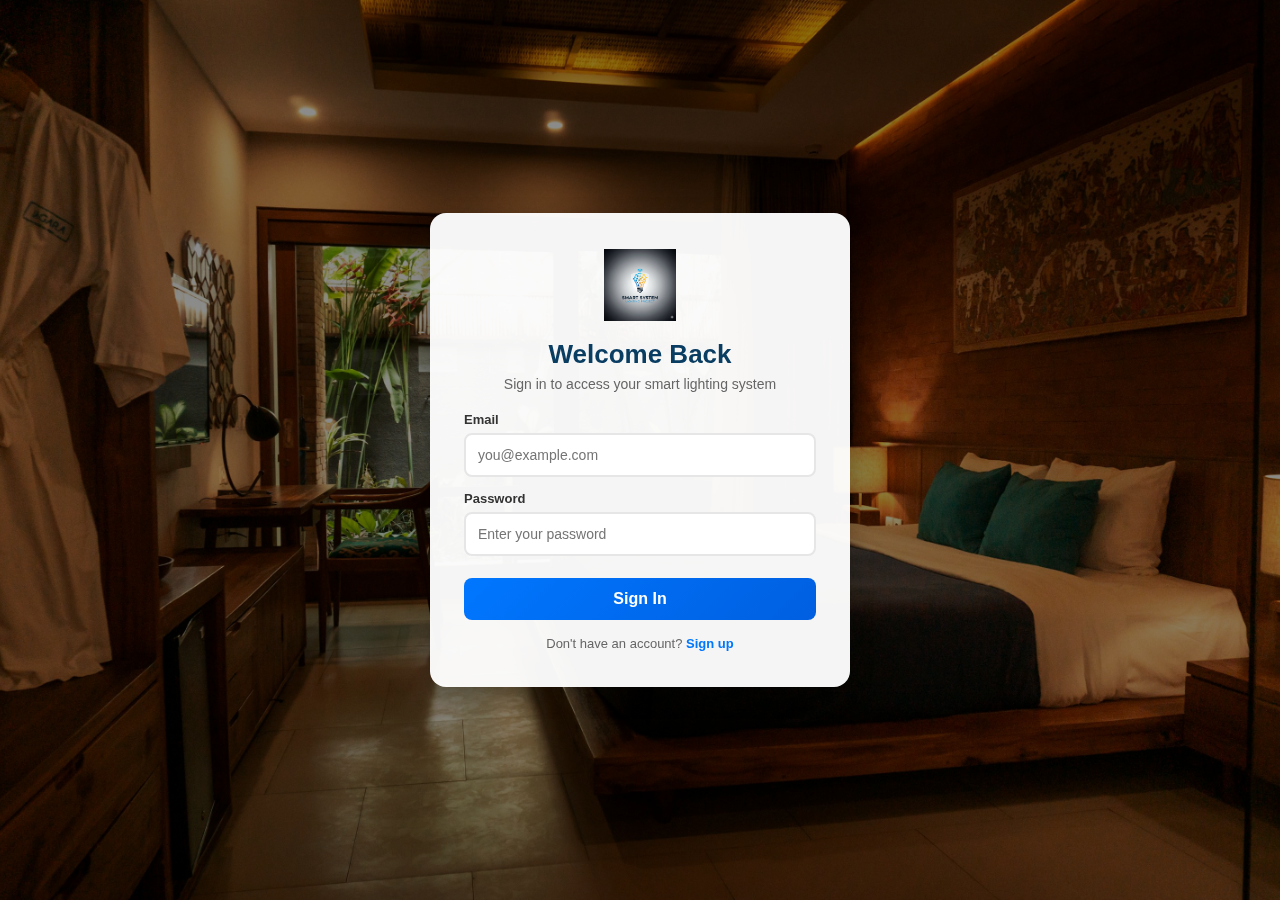
<file: index.html>
<!DOCTYPE html>
<html lang="en">
<head>
  <meta charset="UTF-8">
  <meta http-equiv="refresh" content="0; URL=login.html">
  <title>Redirecting to Login</title>
</head>
<body>
  Redirecting to <a href="login.html">Login</a>...
</body>
</html>
</file>
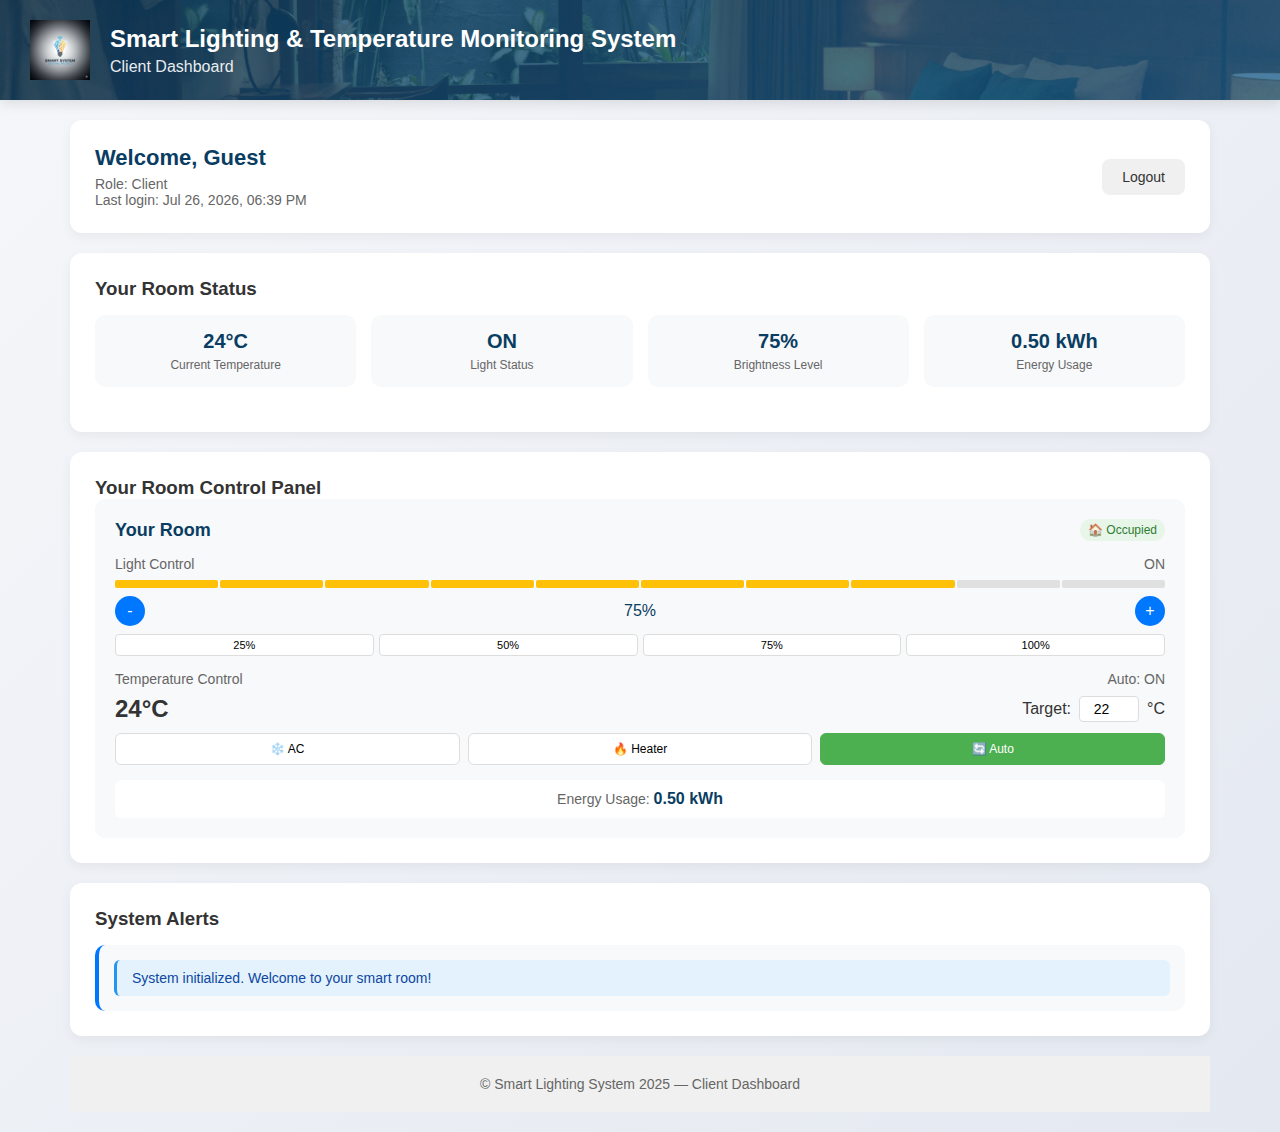
<file: client.html>
<!doctype html>
<html lang="en">
<head>
  <meta charset="utf-8" />
  <title>Client Dashboard - Smart Lighting System</title>
  <meta name="viewport" content="width=device-width, initial-scale=1" />
  
  <!-- Performance optimizations -->
  <link rel="preload" href="assets/logo.png" as="image">
  <link rel="preload" href="assets/thermometer.png" as="image">
  <link rel="preload" href="assets/bulb_on.png" as="image">
  <link rel="icon" type="image/x-icon" href="assets/favicon.ico">
  
  <style>
    /* Base styles */
    * {
      margin: 0;
      padding: 0;
      box-sizing: border-box;
    }
    
    body {
      font-family: -apple-system, BlinkMacSystemFont, 'Segoe UI', Roboto, Oxygen, Ubuntu, sans-serif;
      background: linear-gradient(135deg, #f5f7fa 0%, #e4e8f0 100%);
      color: #333;
      min-height: 100vh;
      display: flex;
      flex-direction: column;
    }
    
    /* Header */
    .header-hero {
      background: linear-gradient(135deg, #0a3d62 0%, #1e5f8e 100%);
      color: white;
      padding: 20px 30px;
      display: flex;
      align-items: center;
      box-shadow: 0 4px 12px rgba(0,0,0,0.1);
      position: relative;
      overflow: hidden;
    }
    
    .header-hero::before {
      content: '';
      position: absolute;
      top: 0;
      left: 0;
      right: 0;
      bottom: 0;
      background: url("assets/room.jpg") center/cover no-repeat;
      opacity: 0.2;
      z-index: 0;
    }
    
    .header-hero > * {
      position: relative;
      z-index: 1;
    }
    
    .header-hero .logo {
      width: 60px;
      height: auto;
      margin-right: 20px;
      transition: transform 0.3s ease;
    }
    
    .header-hero .logo:hover {
      transform: scale(1.05);
    }
    
    .title {
      font-size: 24px;
      font-weight: 600;
      margin-bottom: 5px;
    }
    
    .subtitle {
      font-size: 16px;
      opacity: 0.9;
    }
    
    /* Container */
    .container {
      flex: 1;
      padding: 20px 30px;
      max-width: 1200px;
      width: 100%;
      margin: 0 auto;
    }
    
    /* Cards */
    .card {
      background: white;
      border-radius: 12px;
      box-shadow: 0 4px 12px rgba(0,0,0,0.05);
      padding: 25px;
      margin-bottom: 20px;
      transition: transform 0.3s ease, box-shadow 0.3s ease;
    }
    
    .card:hover {
      transform: translateY(-2px);
      box-shadow: 0 6px 16px rgba(0,0,0,0.1);
    }
    
    /* User Info Card */
    .user-info {
      display: flex;
      justify-content: space-between;
      align-items: center;
    }
    
    .user-details h2 {
      color: #0a3d62;
      margin-bottom: 5px;
      font-size: 22px;
    }
    
    .user-details p {
      color: #666;
      font-size: 14px;
    }
    
    /* Buttons */
    .btn {
      background: linear-gradient(135deg, #0077ff, #005fe0);
      color: white;
      border: none;
      padding: 10px 20px;
      border-radius: 8px;
      font-weight: 500;
      cursor: pointer;
      transition: all 0.3s ease;
      font-size: 14px;
      display: inline-flex;
      align-items: center;
      justify-content: center;
    }
    
    .btn:hover:not(:disabled) {
      background: linear-gradient(135deg, #005fe0, #0047b3);
      transform: translateY(-1px);
      box-shadow: 0 4px 8px rgba(0,119,255,0.3);
    }
    
    .btn:disabled {
      opacity: 0.6;
      cursor: not-allowed;
    }
    
    .btn.secondary {
      background: #f0f0f0;
      color: #333;
    }
    
    .btn.secondary:hover:not(:disabled) {
      background: #e0e0e0;
      box-shadow: 0 4px 8px rgba(0,0,0,0.1);
    }
    
    .btn.success {
      background: linear-gradient(135deg, #4caf50, #388e3c);
    }
    
    .btn.success:hover:not(:disabled) {
      background: linear-gradient(135deg, #388e3c, #2e7d32);
    }
    
    /* Room Card */
    .room-card {
      background: #f8f9fa;
      border-radius: 10px;
      padding: 20px;
      transition: all 0.3s ease;
    }
    
    .room-card:hover {
      background: #f0f1f3;
      transform: translateY(-2px);
    }
    
    .room-header {
      display: flex;
      justify-content: space-between;
      align-items: center;
      margin-bottom: 15px;
    }
    
    .room-name {
      font-size: 18px;
      font-weight: 600;
      color: #0a3d62;
    }
    
    .room-status {
      display: flex;
      gap: 10px;
      font-size: 12px;
    }
    
    .status-badge {
      padding: 4px 8px;
      border-radius: 12px;
      font-weight: 500;
    }
    
    .status-badge.active {
      background: #e8f5e9;
      color: #2e7d32;
    }
    
    .status-badge.inactive {
      background: #f5f5f5;
      color: #757575;
    }
    
    /* Light Controls */
    .light-controls {
      margin-bottom: 15px;
    }
    
    .control-label {
      font-size: 14px;
      font-weight: 500;
      color: #666;
      margin-bottom: 8px;
      display: flex;
      justify-content: space-between;
      align-items: center;
    }
    
    .brightness-bar {
      display: flex;
      gap: 2px;
      margin-bottom: 8px;
    }
    
    .brightness-segment {
      flex: 1;
      height: 8px;
      background: #e0e0e0;
      border-radius: 2px;
      transition: background 0.3s ease;
    }
    
    .brightness-segment.active {
      background: #ffc107;
    }
    
    .brightness-controls {
      display: flex;
      gap: 8px;
      align-items: center;
    }
    
    .brightness-btn {
      width: 30px;
      height: 30px;
      border: none;
      background: #0077ff;
      color: white;
      border-radius: 50%;
      cursor: pointer;
      font-size: 16px;
      display: flex;
      align-items: center;
      justify-content: center;
      transition: all 0.3s ease;
    }
    
    .brightness-btn:hover {
      background: #005fe0;
      transform: scale(1.1);
    }
    
    .brightness-value {
      flex: 1;
      text-align: center;
      font-weight: 500;
      color: #0a3d62;
    }
    
    .brightness-presets {
      display: flex;
      gap: 5px;
      margin-top: 8px;
    }
    
    .preset-btn {
      flex: 1;
      padding: 4px 8px;
      border: 1px solid #ddd;
      background: white;
      border-radius: 4px;
      font-size: 11px;
      cursor: pointer;
      transition: all 0.3s ease;
    }
    
    .preset-btn:hover {
      background: #0077ff;
      color: white;
      border-color: #0077ff;
    }
    
    /* Temperature Controls */
    .temp-controls {
      margin-bottom: 15px;
    }
    
    .temp-display {
      display: flex;
      justify-content: space-between;
      align-items: center;
      margin-bottom: 10px;
    }
    
    .temp-current {
      font-size: 24px;
      font-weight: 600;
    }
    
    .temp-current.high {
      color: #f44336;
    }
    
    .temp-current.normal {
      color: #4caf50;
    }
    
    .temp-current.low {
      color: #2196f3;
    }
    
    .temp-target {
      display: flex;
      align-items: center;
      gap: 8px;
    }
    
    .temp-input {
      width: 60px;
      padding: 4px 8px;
      border: 1px solid #ddd;
      border-radius: 4px;
      text-align: center;
      font-size: 14px;
    }
    
    .hvac-controls {
      display: flex;
      gap: 8px;
    }
    
    .hvac-btn {
      flex: 1;
      padding: 8px 12px;
      border: 1px solid #ddd;
      background: white;
      border-radius: 6px;
      font-size: 12px;
      cursor: pointer;
      transition: all 0.3s ease;
      display: flex;
      align-items: center;
      justify-content: center;
      gap: 4px;
    }
    
    .hvac-btn:hover {
      background: #f0f0f0;
    }
    
    .hvac-btn.active {
      background: #0077ff;
      color: white;
      border-color: #0077ff;
    }
    
    .hvac-btn.ac.active {
      background: #2196f3;
      border-color: #2196f3;
    }
    
    .hvac-btn.heater.active {
      background: #ff5722;
      border-color: #ff5722;
    }
    
    .hvac-btn.auto.active {
      background: #4caf50;
      border-color: #4caf50;
    }
    
    /* Energy Display */
    .energy-display {
      background: white;
      padding: 10px;
      border-radius: 6px;
      text-align: center;
      font-size: 14px;
      color: #666;
    }
    
    .energy-value {
      font-size: 16px;
      font-weight: 600;
      color: #0a3d62;
    }
    
    /* Stats Overview */
    .stats-overview {
      display: grid;
      grid-template-columns: repeat(auto-fit, minmax(200px, 1fr));
      gap: 15px;
      margin-bottom: 20px;
    }
    
    .stat-item {
      background: #f8f9fa;
      padding: 15px;
      border-radius: 10px;
      text-align: center;
    }
    
    .stat-item .value {
      font-size: 20px;
      font-weight: 600;
      color: #0a3d62;
    }
    
    .stat-item .label {
      font-size: 12px;
      color: #666;
      margin-top: 5px;
    }
    
    /* Alerts */
    .alert-box {
      max-height: 200px;
      overflow-y: auto;
      padding: 15px;
      background: #f8f9fa;
      border-radius: 10px;
      border-left: 4px solid #0077ff;
    }
    
    .alert {
      padding: 10px 15px;
      margin-bottom: 10px;
      border-radius: 6px;
      font-size: 14px;
      animation: fadeIn 0.3s ease;
    }
    
    .alert:last-child {
      margin-bottom: 0;
    }
    
    .alert.info {
      background: #e3f2fd;
      color: #0d47a1;
      border-left: 3px solid #2196f3;
    }
    
    .alert.warning {
      background: #fff8e1;
      color: #ff6f00;
      border-left: 3px solid #ffc107;
    }
    
    .alert.success {
      background: #e8f5e9;
      color: #2e7d32;
      border-left: 3px solid #4caf50;
    }
    
    .alert.error {
      background: #ffebee;
      color: #c62828;
      border-left: 3px solid #f44336;
    }
    
    /* Footer */
    .page-footer {
      text-align: center;
      padding: 20px;
      color: #666;
      font-size: 14px;
      background: #f0f0f0;
    }
    
    /* Animations */
    @keyframes fadeIn {
      from { opacity: 0; transform: translateY(10px); }
      to { opacity: 1; transform: translateY(0); }
    }
    
    /* Responsive Design */
    @media (max-width: 768px) {
      .header-hero {
        padding: 15px 20px;
      }
      
      .title {
        font-size: 20px;
      }
      
      .container {
        padding: 15px 20px;
      }
      
      .user-info {
        flex-direction: column;
        align-items: flex-start;
        gap: 15px;
      }
    }
  </style>
</head>
<body>
  <!-- Header -->
  <header class="header-hero">
    <img class="logo" src="assets/logo.png" alt="Smart Lighting System Logo" onerror="this.style.display='none'">
    <div>
      <div class="title">Smart Lighting & Temperature Monitoring System</div>
      <div class="subtitle">Client Dashboard</div>
    </div>
  </header>

  <!-- Main Container -->
  <main class="container">
    <!-- User Info Card -->
    <section class="card">
      <div class="user-info">
        <div class="user-details">
          <h2 id="welcomeMsg">Welcome, Guest</h2>
          <p id="roleDisplay">Role: Client</p>
          <p id="lastLogin">Last login: --</p>
        </div>
        <div>
          <button class="btn secondary" id="logoutBtn">Logout</button>
        </div>
      </div>
    </section>

    <!-- Stats Overview -->
    <section class="card">
      <h3 style="margin-bottom: 15px;">Your Room Status</h3>
      <div class="stats-overview">
        <div class="stat-item">
          <div class="value" id="currentTemp">--°C</div>
          <div class="label">Current Temperature</div>
        </div>
        <div class="stat-item">
          <div class="value" id="lightStatus">--</div>
          <div class="label">Light Status</div>
        </div>
        <div class="stat-item">
          <div class="value" id="brightnessLevel">--%</div>
          <div class="label">Brightness Level</div>
        </div>
        <div class="stat-item">
          <div class="value" id="energyUsage">-- kWh</div>
          <div class="label">Energy Usage</div>
        </div>
      </div>
    </section>

    <!-- Room Control Panel -->
    <section class="card">
      <h3>Your Room Control Panel</h3>
      <div class="room-card">
        <div class="room-header">
          <div class="room-name">Your Room</div>
          <div class="room-status">
            <span class="status-badge active" id="roomOccupied">
              🏠 Occupied
            </span>
          </div>
        </div>
        
        <!-- Light Controls -->
        <div class="light-controls">
          <div class="control-label">
            <span>Light Control</span>
            <span id="lightToggleText">ON</span>
          </div>
          <div class="brightness-bar" id="brightnessBar">
            <!-- Brightness segments will be generated here -->
          </div>
          <div class="brightness-controls">
            <button class="brightness-btn" id="brightnessDown">-</button>
            <div class="brightness-value" id="brightnessValue">75%</div>
            <button class="brightness-btn" id="brightnessUp">+</button>
          </div>
          <div class="brightness-presets">
            <button class="preset-btn" data-brightness="25">25%</button>
            <button class="preset-btn" data-brightness="50">50%</button>
            <button class="preset-btn" data-brightness="75">75%</button>
            <button class="preset-btn" data-brightness="100">100%</button>
          </div>
        </div>
        
        <!-- Temperature Controls -->
        <div class="temp-controls">
          <div class="control-label">
            <span>Temperature Control</span>
            <span id="autoModeText">Auto: ON</span>
          </div>
          <div class="temp-display">
            <div class="temp-current" id="tempCurrent">24°C</div>
            <div class="temp-target">
              Target: 
              <input type="number" class="temp-input" id="tempTarget" value="22" min="16" max="30">°C
            </div>
          </div>
          <div class="hvac-controls">
            <button class="hvac-btn ac" id="acBtn">
              ❄️ AC
            </button>
            <button class="hvac-btn heater" id="heaterBtn">
              🔥 Heater
            </button>
            <button class="hvac-btn auto active" id="autoBtn">
              🔄 Auto
            </button>
          </div>
        </div>
        
        <!-- Energy Display -->
        <div class="energy-display">
          Energy Usage: <span class="energy-value" id="roomEnergyUsage">0.5 kWh</span>
        </div>
      </div>
    </section>

    <!-- Alerts -->
    <section class="card">
      <h3 style="margin-bottom: 15px;">System Alerts</h3>
      <div id="alerts" class="alert-box" role="status" aria-live="polite">
        <div class="alert info">System initialized. Welcome to your smart room!</div>
      </div>
    </section>

    <!-- Footer -->
    <footer class="page-footer">© Smart Lighting System 2025 — Client Dashboard</footer>
  </main>

  <script>
    // Client data
    const clientUser = sessionStorage.getItem("currentUser") || "Guest";
    const clientRole = sessionStorage.getItem("currentRole") || "Client";
    
    // Room data
    const roomData = {
      temp: 24,
      targetTemp: 22,
      lightOn: true,
      brightness: 75,
      acOn: false,
      heaterOn: false,
      autoMode: true,
      energyUsage: 0.5
    };
    
    // DOM Elements
    const welcomeMsgEl = document.getElementById('welcomeMsg');
    const roleDisplayEl = document.getElementById('roleDisplay');
    const lastLoginEl = document.getElementById('lastLogin');
    const logoutBtn = document.getElementById('logoutBtn');
    
    // Stats elements
    const currentTempEl = document.getElementById('currentTemp');
    const lightStatusEl = document.getElementById('lightStatus');
    const brightnessLevelEl = document.getElementById('brightnessLevel');
    const energyUsageEl = document.getElementById('energyUsage');
    
    // Room control elements
    const lightToggleTextEl = document.getElementById('lightToggleText');
    const brightnessBarEl = document.getElementById('brightnessBar');
    const brightnessValueEl = document.getElementById('brightnessValue');
    const brightnessDownBtn = document.getElementById('brightnessDown');
    const brightnessUpBtn = document.getElementById('brightnessUp');
    const presetBtns = document.querySelectorAll('.preset-btn');
    
    const tempCurrentEl = document.getElementById('tempCurrent');
    const tempTargetEl = document.getElementById('tempTarget');
    const autoModeTextEl = document.getElementById('autoModeText');
    const acBtn = document.getElementById('acBtn');
    const heaterBtn = document.getElementById('heaterBtn');
    const autoBtn = document.getElementById('autoBtn');
    
    const roomEnergyUsageEl = document.getElementById('roomEnergyUsage');
    const alertsEl = document.getElementById('alerts');
    
    // Initialize
    document.addEventListener('DOMContentLoaded', function() {
      // Check if user is logged in
      if (!clientUser || clientRole !== "Client") {
        addAlert("Please login as a client first.", "error");
        setTimeout(() => {
          window.location.href = "login.html";
        }, 2000);
        return;
      }
      
      // Update user info
      welcomeMsgEl.textContent = `Welcome, ${clientUser}`;
      roleDisplayEl.textContent = `Role: ${clientRole}`;
      updateLastLogin();
      
      // Initialize UI
      updateBrightnessBar();
      updateStats();
      
      // Add event listeners
      brightnessDownBtn.addEventListener('click', () => adjustBrightness(-10));
      brightnessUpBtn.addEventListener('click', () => adjustBrightness(10));
      
      presetBtns.forEach(btn => {
        btn.addEventListener('click', () => {
          setBrightness(parseInt(btn.dataset.brightness));
        });
      });
      
      tempTargetEl.addEventListener('change', () => {
        roomData.targetTemp = parseInt(tempTargetEl.value);
        addAlert(`Target temperature set to ${roomData.targetTemp}°C`, 'info');
        if (roomData.autoMode) {
          checkAutoMode();
        }
      });
      
      acBtn.addEventListener('click', toggleAC);
      heaterBtn.addEventListener('click', toggleHeater);
      autoBtn.addEventListener('click', toggleAuto);
      logoutBtn.addEventListener('click', logout);
      
      // Start simulation
      startSimulation();
    });
    
    // Update last login time
    function updateLastLogin() {
      const now = new Date();
      const formattedTime = now.toLocaleString('en-US', {
        month: 'short',
        day: 'numeric',
        year: 'numeric',
        hour: '2-digit',
        minute: '2-digit'
      });
      lastLoginEl.textContent = `Last login: ${formattedTime}`;
    }
    
    // Brightness control functions
    function adjustBrightness(delta) {
      roomData.brightness = Math.max(0, Math.min(100, roomData.brightness + delta));
      roomData.lightOn = roomData.brightness > 0;
      updateBrightnessBar();
      updateStats();
      addAlert(`Brightness adjusted to ${roomData.brightness}%`, 'info');
    }
    
    function setBrightness(brightness) {
      roomData.brightness = brightness;
      roomData.lightOn = brightness > 0;
      updateBrightnessBar();
      updateStats();
      addAlert(`Brightness set to ${brightness}%`, 'info');
    }
    
    function updateBrightnessBar() {
      brightnessBarEl.innerHTML = '';
      for (let i = 0; i < 10; i++) {
        const segment = document.createElement('div');
        segment.className = 'brightness-segment';
        if (i < (roomData.brightness / 10)) {
          segment.classList.add('active');
        }
        brightnessBarEl.appendChild(segment);
      }
      
      brightnessValueEl.textContent = `${roomData.brightness}%`;
      lightToggleTextEl.textContent = roomData.lightOn ? 'ON' : 'OFF';
    }
    
    // Temperature control functions
    function toggleAC() {
      roomData.acOn = !roomData.acOn;
      if (roomData.acOn) {
        roomData.heaterOn = false;
        roomData.autoMode = false;
      }
      updateTempControls();
      updateStats();
      addAlert(`AC turned ${roomData.acOn ? 'ON' : 'OFF'}`, 'info');
    }
    
    function toggleHeater() {
      roomData.heaterOn = !roomData.heaterOn;
      if (roomData.heaterOn) {
        roomData.acOn = false;
        roomData.autoMode = false;
      }
      updateTempControls();
      updateStats();
      addAlert(`Heater turned ${roomData.heaterOn ? 'ON' : 'OFF'}`, 'info');
    }
    
    function toggleAuto() {
      roomData.autoMode = !roomData.autoMode;
      if (roomData.autoMode) {
        checkAutoMode();
      }
      updateTempControls();
      addAlert(`Auto mode turned ${roomData.autoMode ? 'ON' : 'OFF'}`, 'info');
    }
    
    function checkAutoMode() {
      if (!roomData.autoMode) return;
      
      if (roomData.temp > roomData.targetTemp + 2) {
        roomData.acOn = true;
        roomData.heaterOn = false;
      } else if (roomData.temp < roomData.targetTemp - 2) {
        roomData.heaterOn = true;
        roomData.acOn = false;
      } else {
        roomData.acOn = false;
        roomData.heaterOn = false;
      }
      
      updateTempControls();
    }
    
    function updateTempControls() {
      // Update temperature display
      tempCurrentEl.textContent = `${roomData.temp}°C`;
      tempCurrentEl.className = 'temp-current';
      if (roomData.temp > 28) {
        tempCurrentEl.classList.add('high');
      } else if (roomData.temp < 18) {
        tempCurrentEl.classList.add('low');
      } else {
        tempCurrentEl.classList.add('normal');
      }
      
      // Update HVAC buttons
      acBtn.className = roomData.acOn ? 'hvac-btn ac active' : 'hvac-btn ac';
      heaterBtn.className = roomData.heaterOn ? 'hvac-btn heater active' : 'hvac-btn heater';
      autoBtn.className = roomData.autoMode ? 'hvac-btn auto active' : 'hvac-btn auto';
      
      // Update auto mode text
      autoModeTextEl.textContent = `Auto: ${roomData.autoMode ? 'ON' : 'OFF'}`;
    }
    
    // Update stats
    function updateStats() {
      currentTempEl.textContent = `${roomData.temp}°C`;
      lightStatusEl.textContent = roomData.lightOn ? 'ON' : 'OFF';
      brightnessLevelEl.textContent = `${roomData.brightness}%`;
      energyUsageEl.textContent = `${roomData.energyUsage.toFixed(2)} kWh`;
      roomEnergyUsageEl.textContent = `${roomData.energyUsage.toFixed(2)} kWh`;
    }
    
    // Simulation
    function startSimulation() {
      setInterval(() => {
        // Random temperature fluctuation
        const tempChange = (Math.random() - 0.5) * 0.5;
        roomData.temp = Math.round((roomData.temp + tempChange) * 10) / 10;
        
        // HVAC effects
        if (roomData.acOn) {
          roomData.temp = Math.max(16, roomData.temp - 0.3);
        }
        if (roomData.heaterOn) {
          roomData.temp = Math.min(30, roomData.temp + 0.3);
        }
        
        // Auto mode check
        if (roomData.autoMode) {
          checkAutoMode();
        }
        
        // Calculate energy usage
        let energy = 0;
        if (roomData.lightOn) {
          energy += 0.1 + (roomData.brightness / 100) * 0.4;
        }
        if (roomData.acOn) {
          energy += 0.8;
        }
        if (roomData.heaterOn) {
          energy += 0.6;
        }
        roomData.energyUsage = Math.round(energy * 10) / 10;
        
        // Temperature alerts
        if (roomData.temp > 28) {
          addAlert(`High temperature alert: ${roomData.temp.toFixed(1)}°C in your room!`, 'warning');
        }
        if (roomData.temp < 18) {
          addAlert(`Low temperature alert: ${roomData.temp.toFixed(1)}°C in your room!`, 'warning');
        }
        
        // Update UI
        updateTempControls();
        updateStats();
      }, 3000);
    }
    
    // Logout
    function logout() {
      addAlert('Logging out...', 'info');
      setTimeout(() => {
        sessionStorage.removeItem('currentUser');
        sessionStorage.removeItem('currentRole');
        window.location.href = 'login.html';
      }, 1500);
    }
    
    // Add alert
    function addAlert(message, type = 'info') {
      const alertEl = document.createElement('div');
      alertEl.className = `alert ${type}`;
      alertEl.textContent = message;
      
      alertsEl.appendChild(alertEl);
      
      // Keep only last 5 alerts
      while (alertsEl.children.length > 5) {
        alertsEl.removeChild(alertsEl.firstChild);
      }
      
      // Scroll to bottom
      alertsEl.scrollTop = alertsEl.scrollHeight;
    }
  </script>
</body>
</html>
</file>
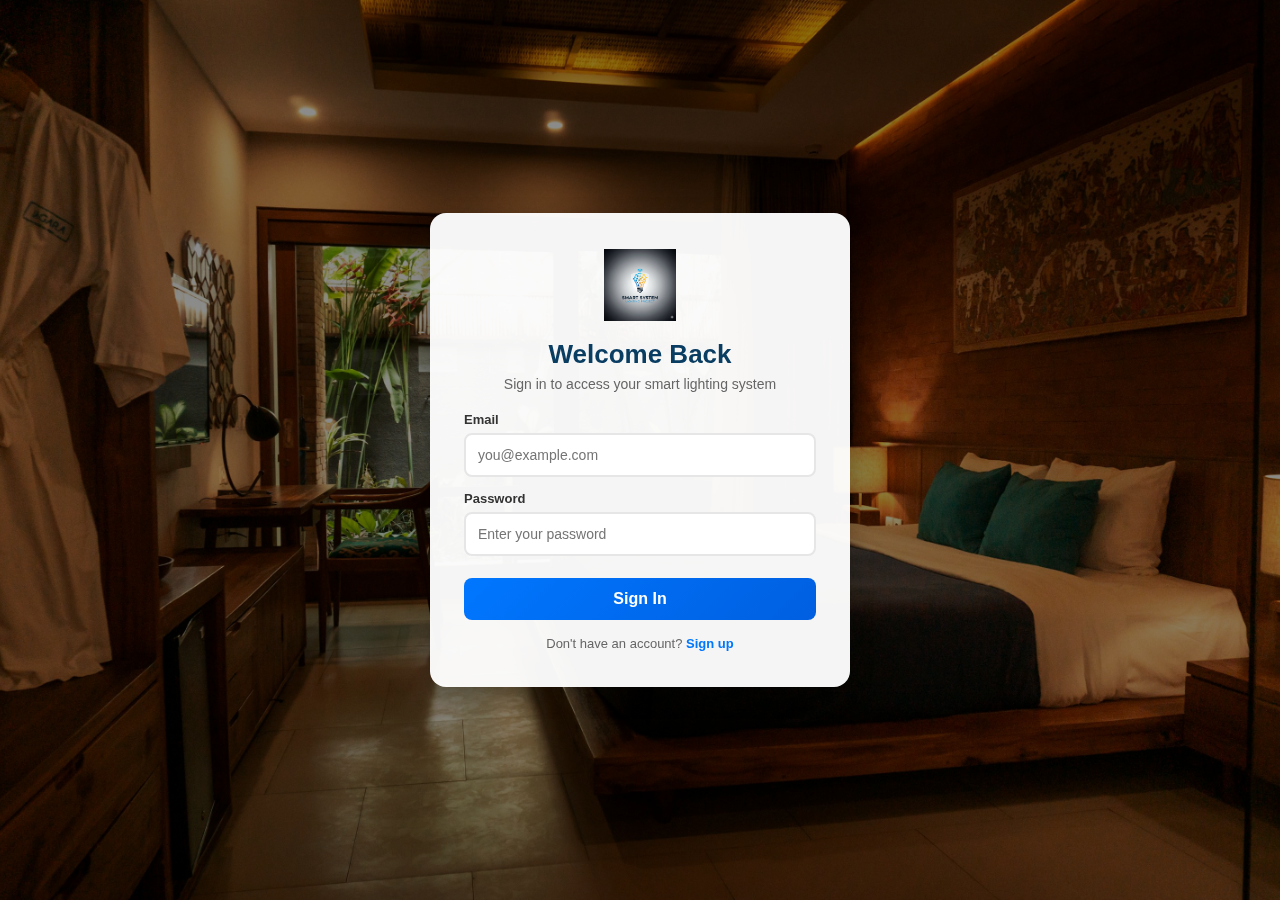
<file: login.html>
<!doctype html>
<html lang="en">
<head>
  <meta charset="utf-8" />
  <meta name="viewport" content="width=device-width, initial-scale=1" />
  <title>Login – Smart Lighting System</title>

  <link rel="preload" href="assets/logo.png" as="image">
  <link rel="preload" href="assets/room.jpg" as="image">
  <link rel="icon" type="image/x-icon" href="assets/favicon.ico">

  <style>
    * { margin:0; padding:0; box-sizing:border-box; }
    body {
      font-family: -apple-system, BlinkMacSystemFont, 'Segoe UI', Roboto, Oxygen, Ubuntu, sans-serif;
      background: url("assets/room.jpg") center/cover no-repeat fixed;
      display:flex; justify-content:center; align-items:center; min-height:100vh; padding:20px;
    }
    .overlay { position: fixed; top: 0; left: 0; width: 100%; height: 100%; background: rgba(0,0,0,0.45); z-index:-1; }
    .login-card {
      background: rgba(255,255,255,0.96);
      border-radius: 16px;
      box-shadow: 0 8px 25px rgba(0,0,0,0.2);
      width: 100%;
      max-width: 420px;
      padding: 36px 34px;
      text-align: center;
      position: relative;
    }
    .login-card img.logo { width:72px; margin-bottom:18px; display:block; margin-left:auto; margin-right:auto; }
    h2 { margin-bottom:6px; color:#0a3d62; font-size:26px; }
    .subtitle { color:#666; margin-bottom:20px; font-size:14px; }
    .form-group { margin-bottom:14px; text-align:left; }
    label { display:block; margin-bottom:6px; font-weight:600; color:#333; font-size:13px; }
    input, select {
      width:100%; padding:12px 12px; border:2px solid #e6e6e6; border-radius:8px;
      font-size:14px; background:white;
    }
    input:focus, select:focus { outline:none; border-color:#0077ff; box-shadow:0 4px 12px rgba(0,119,255,0.08); }
    .btn {
      width:100%; padding:12px 14px; margin-top:8px; border:none; border-radius:8px;
      background: linear-gradient(135deg,#0077ff,#005fe0); color:white; font-size:16px; font-weight:600;
      cursor:pointer;
    }
    .btn:disabled { opacity:0.7; cursor:not-allowed; }
    .message { display:none; padding:12px; border-radius:8px; margin-bottom:12px; font-size:14px; }
    .message.error { background:#ffebee; color:#c62828; border:1px solid #ffcdd2; }
    .message.success { background:#e8f5e9; color:#2e7d32; border:1px solid #c8e6c9; }
    .extras { margin-top:16px; font-size:13px; color:#666; }
    .extras a { color:#0077ff; text-decoration:none; font-weight:600; }
    @media (max-width:480px) {
      .login-card { padding:28px; max-width:360px; }
      h2 { font-size:22px; }
    }
  </style>
</head>
<body>
  <div class="overlay" aria-hidden="true"></div>

  <main class="login-card" role="main" aria-labelledby="loginTitle">
    <img class="logo" src="assets/logo.png" alt="Smart Lighting Logo" onerror="this.style.display='none'">
    <h2 id="loginTitle">Welcome Back</h2>
    <p class="subtitle">Sign in to access your smart lighting system</p>

    <div id="errorMessage" class="message error" role="alert"></div>
    <div id="successMessage" class="message success" role="status"></div>

    <form id="loginForm" novalidate>
      <div class="form-group">
        <label for="loginUsername">Email</label>
        <input type="email" id="loginUsername" name="username" placeholder="you@example.com" required autocomplete="username">
      </div>

      <div class="form-group">
        <label for="loginPassword">Password</label>
        <input type="password" id="loginPassword" name="password" placeholder="Enter your password" required autocomplete="current-password">
      </div>

      <button type="submit" id="submitBtn" class="btn">Sign In</button>
    </form>

    <div class="extras">Don't have an account? <a href="signup.html">Sign up</a></div>
  </main>

  <script>
    const form = document.getElementById('loginForm');
    const errorMessage = document.getElementById('errorMessage');
    const successMessage = document.getElementById('successMessage');
    const submitBtn = document.getElementById('submitBtn');

    function showError(msg) {
      errorMessage.textContent = msg;
      errorMessage.style.display = 'block';
      successMessage.style.display = 'none';
    }

    function showSuccess(msg) {
      successMessage.textContent = msg;
      successMessage.style.display = 'block';
      errorMessage.style.display = 'none';
    }

    function hideMessages() {
      errorMessage.style.display = 'none';
      successMessage.style.display = 'none';
    }

    form.addEventListener('submit', async (e) => {
      e.preventDefault();
      hideMessages();
      submitBtn.disabled = true;

      const email = document.getElementById('loginUsername').value.trim();
      const password = document.getElementById('loginPassword').value;

      if (!email || !password) {
        showError('Please fill all fields.');
        submitBtn.disabled = false;
        return;
      }

      try {
        const res = await fetch('https://updatebacked.onrender.com/api/users/login', {
          method: 'POST',
          headers: { 'Content-Type': 'application/json' },
          body: JSON.stringify({ email, password }) // no role sent
        });

        const data = await res.json();

        if (!res.ok) {
          showError(data.message || `Login failed (${res.status})`);
          submitBtn.disabled = false;
          return;
        }

        localStorage.setItem('token', data.token);
        localStorage.setItem('user', JSON.stringify(data.user));

        showSuccess('Login successful — redirecting...');
        setTimeout(() => {
          if (data.user.role === 'admin') window.location.href = 'admin.html';
          else window.location.href = 'client.html';
        }, 700);

      } catch (err) {
        console.error('Login request error:', err);
        showError('Failed to reach server. Make sure backend is running and CORS is enabled.');
      } finally {
        submitBtn.disabled = false;
      }
    });
  </script>
</body>
</html>
</file>
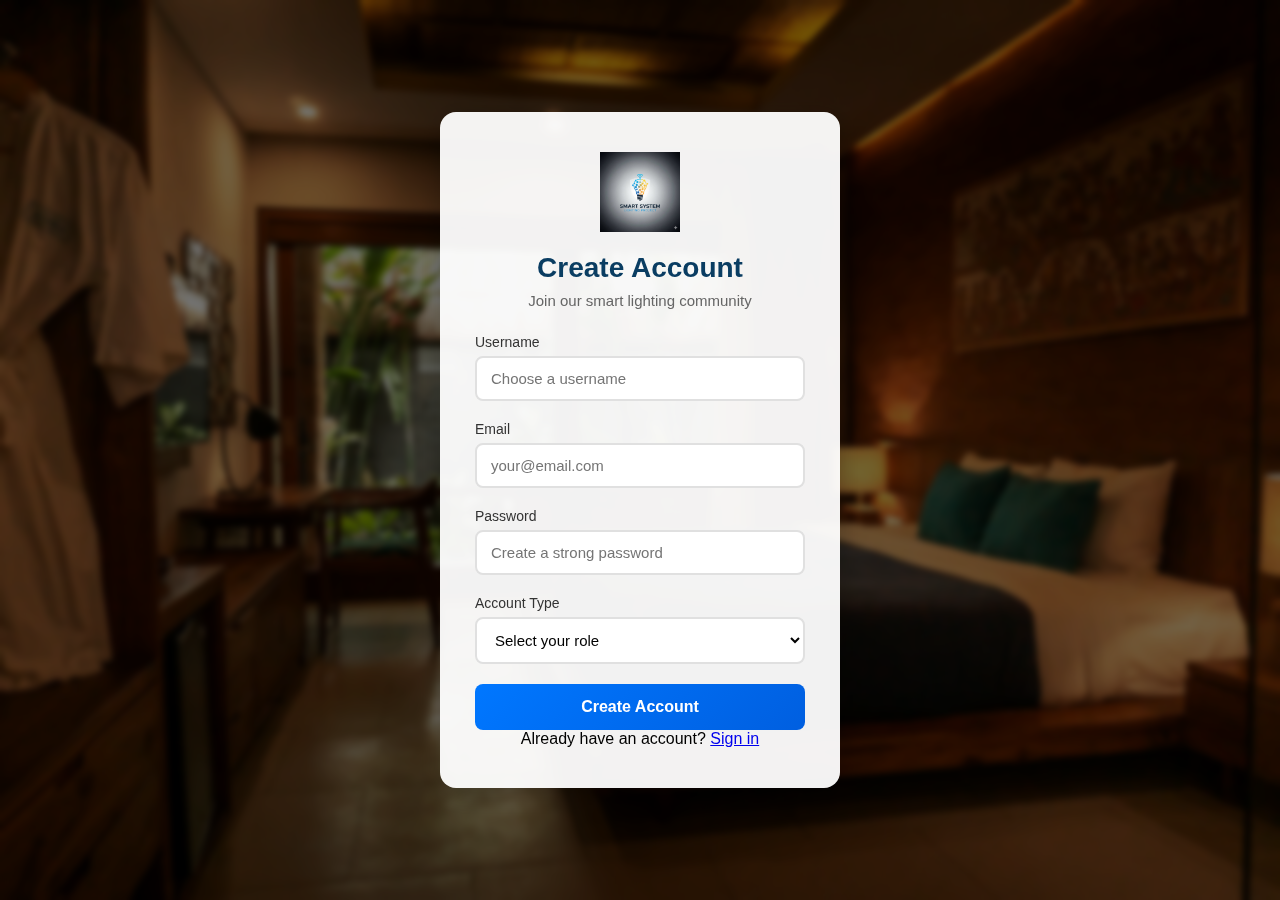
<file: signup.html>
<!doctype html>
<html lang="en">
<head>
  <meta charset="utf-8" />
  <meta name="viewport" content="width=device-width, initial-scale=1" />
  <title>Sign Up – Smart Lighting System</title>
  
  <link rel="preload" href="assets/logo.png" as="image">
  <link rel="preload" href="assets/room.jpg" as="image">
  <link rel="icon" type="image/x-icon" href="assets/favicon.ico">
  
  <style>
    /* === Your CSS as before === */
    * { margin: 0; padding: 0; box-sizing: border-box; }
    body { font-family: -apple-system, BlinkMacSystemFont, 'Segoe UI', Roboto, Oxygen, Ubuntu, sans-serif; background: url("assets/room.jpg") center/cover no-repeat fixed; display: flex; flex-direction: column; justify-content: center; align-items: center; min-height: 100vh; backdrop-filter: blur(3px); padding: 20px; }
    .overlay { position: fixed; top: 0; left: 0; width: 100%; height: 100%; background: rgba(0,0,0,0.55); z-index: -1; }
    .signup-card { background: rgba(255,255,255,0.95); border-radius: 16px; box-shadow: 0 8px 25px rgba(0,0,0,0.2); width: 100%; max-width: 400px; padding: 40px 35px; text-align: center; }
    .signup-card img.logo { width: 80px; margin: 0 auto 20px auto; display: block; object-fit: contain; }
    .signup-card h2 { color: #0a3d62; margin-bottom: 8px; font-size: 28px; font-weight: 600; }
    .signup-card p.subtitle { color: #666; margin-bottom: 25px; font-size: 15px; }
    .form-group { margin-bottom: 16px; text-align: left; }
    .form-group label { display: block; margin-bottom: 6px; color: #333; font-size: 14px; font-weight: 500; }
    input, select { width: 100%; padding: 12px 14px; margin-bottom: 4px; border: 2px solid #e0e0e0; border-radius: 8px; font-size: 15px; background: white; }
    input:focus, select:focus { outline: none; border-color: #0077ff; box-shadow: 0 0 0 3px rgba(0,119,255,0.1); }
    button { width: 100%; background: linear-gradient(135deg, #0077ff, #005fe0); color: white; border: none; padding: 14px 20px; border-radius: 8px; font-weight: 600; font-size: 16px; cursor: pointer; }
    button:disabled { opacity: 0.7; cursor: not-allowed; }
    .message { padding: 12px; border-radius: 8px; margin-bottom: 16px; font-size: 14px; display: none; }
    .message.error { background: #ffebee; color: #c62828; border: 1px solid #ffcdd2; }
    .message.success { background: #e8f5e9; color: #2e7d32; border: 1px solid #c8e6c9; }
  </style>
</head>
<body>
  <div class="overlay"></div>
  
  <main class="signup-card">
    <img class="logo" src="assets/logo.png" alt="Smart Lighting System Logo">
    <h2>Create Account</h2>
    <p class="subtitle">Join our smart lighting community</p>
    
    <div id="errorMessage" class="message error"></div>
    <div id="successMessage" class="message success"></div>
    
    <form id="signupForm" novalidate>
      <div class="form-group">
        <label for="signupUsername">Username</label>
        <input type="text" id="signupUsername" name="username" placeholder="Choose a username" required>
      </div>
      <div class="form-group">
        <label for="signupEmail">Email</label>
        <input type="email" id="signupEmail" name="email" placeholder="your@email.com" required>
      </div>
      <div class="form-group">
        <label for="signupPassword">Password</label>
        <input type="password" id="signupPassword" name="password" placeholder="Create a strong password" required>
      </div>
      <div class="form-group">
        <label for="signupUserType">Account Type</label>
        <select id="signupUserType" name="userType" required>
          <option value="">Select your role</option>
          <option value="Admin">System Administrator</option>
          <option value="Client">Client</option>
        </select>
      </div>
      <button type="submit" id="submitBtn">Create Account</button>
    </form>
    
    <div class="extras">
      Already have an account? <a href="login.html">Sign in</a>
    </div>
  </main>
  
  <script>
    const form = document.getElementById('signupForm');
    const errorMessage = document.getElementById('errorMessage');
    const successMessage = document.getElementById('successMessage');
    const submitBtn = document.getElementById('submitBtn');

    form.addEventListener('submit', async (e) => {
      e.preventDefault();
      errorMessage.style.display = 'none';
      successMessage.style.display = 'none';
      submitBtn.disabled = true;

      const username = document.getElementById('signupUsername').value.trim();
      const email = document.getElementById('signupEmail').value.trim();
      const password = document.getElementById('signupPassword').value;
      const userType = document.getElementById('signupUserType').value;

      if (!username || !email || !password || !userType) {
        errorMessage.textContent = 'Please fill in all fields';
        errorMessage.style.display = 'block';
        submitBtn.disabled = false;
        return;
      }

      try {
        const response = await fetch('https://updatebacked.onrender.com/api/users/signup', {
          method: 'POST',
          headers: { 'Content-Type': 'application/json' },
          body: JSON.stringify({
            name: username,
            email,
            password,
            role: userType.toLowerCase() === 'admin' ? 'admin' : 'user'
          })
        });

        const data = await response.json();

        if (!response.ok) throw new Error(data.message || 'Signup failed');

        successMessage.textContent = 'Account created successfully! Redirecting to login...';
        successMessage.style.display = 'block';

        setTimeout(() => window.location.href = 'login.html', 2000);

      } catch (error) {
        errorMessage.textContent = error.message;
        errorMessage.style.display = 'block';
      } finally {
        submitBtn.disabled = false;
      }
    });
  </script>
</body>
</html>
</file>
